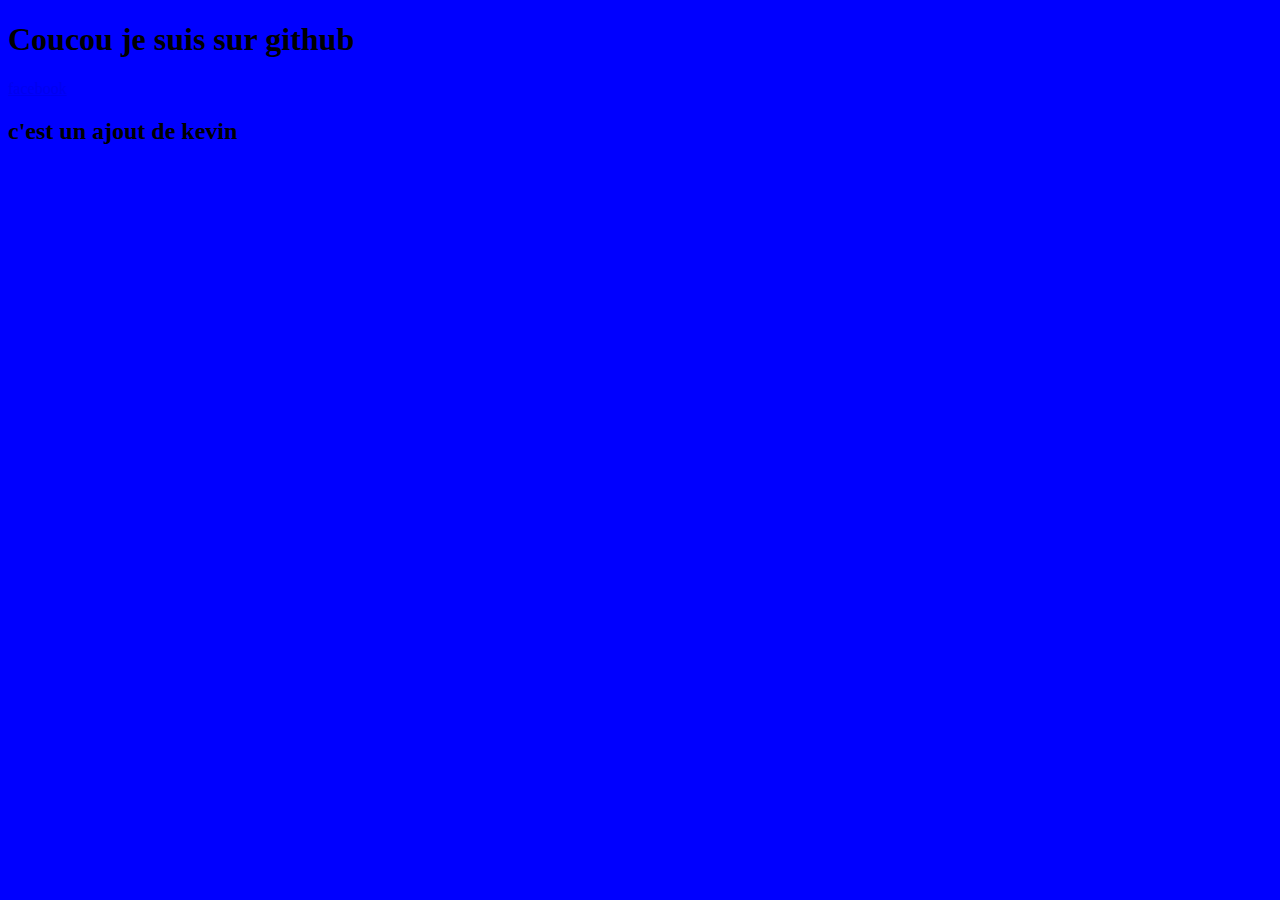
<file: index.html>
<!DOCTYPE html>
<html lang="en">
<head>
    <meta charset="UTF-8">
    <meta name="viewport" content="width=device-width, initial-scale=1.0">
    <link rel="stylesheet" href="style.css">
    <title>Document</title>
</head>
<body>
    <h1>Coucou je suis sur github</h1>
    <a href="#">facebook</a>
    <h2>c'est un ajout de kevin</h2>
</body>
</html>
</file>
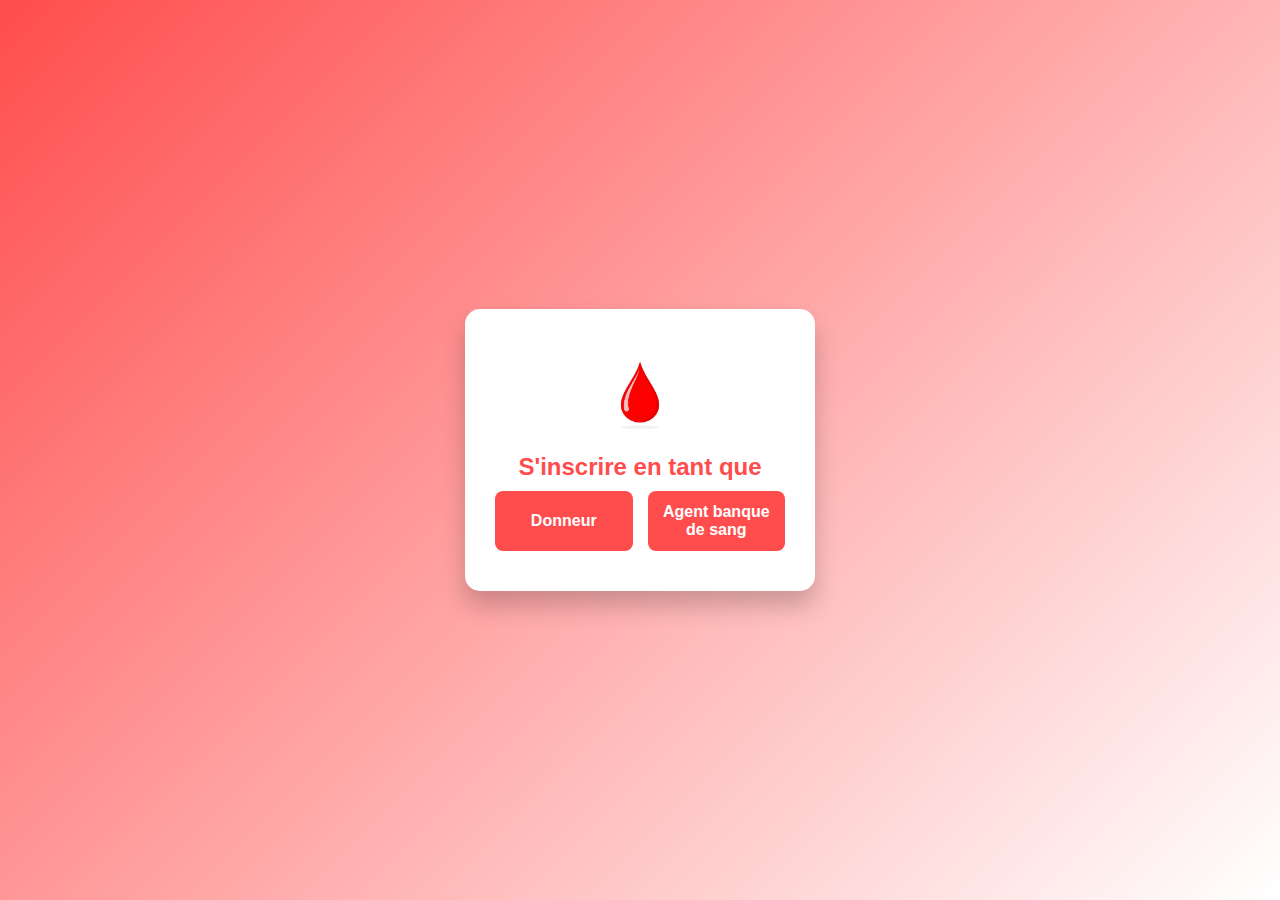
<file: Index.html>
<!DOCTYPE html>
<html lang="fr">
<head>
    <meta charset="UTF-8">
    <meta name="viewport" content="width=device-width, initial-scale=1.0">
    <title>Accueil</title>
    <link rel="stylesheet" href="assets/css/style.css">
</head>
<body>

<div class="login-wrapper">
    <img src="assets/images/logo.jpg" alt="Logo de la plateforme" class="logo">
    <form class="login-form">
        <h2>S'inscrire en tant que</h2>
        <div class="bouton">
        <button type="submit">Donneur</button>
        <button type="submit">Agent banque de sang</button>

        </div>
      
      
    </form>
</div>

</body>
</html>
</file>
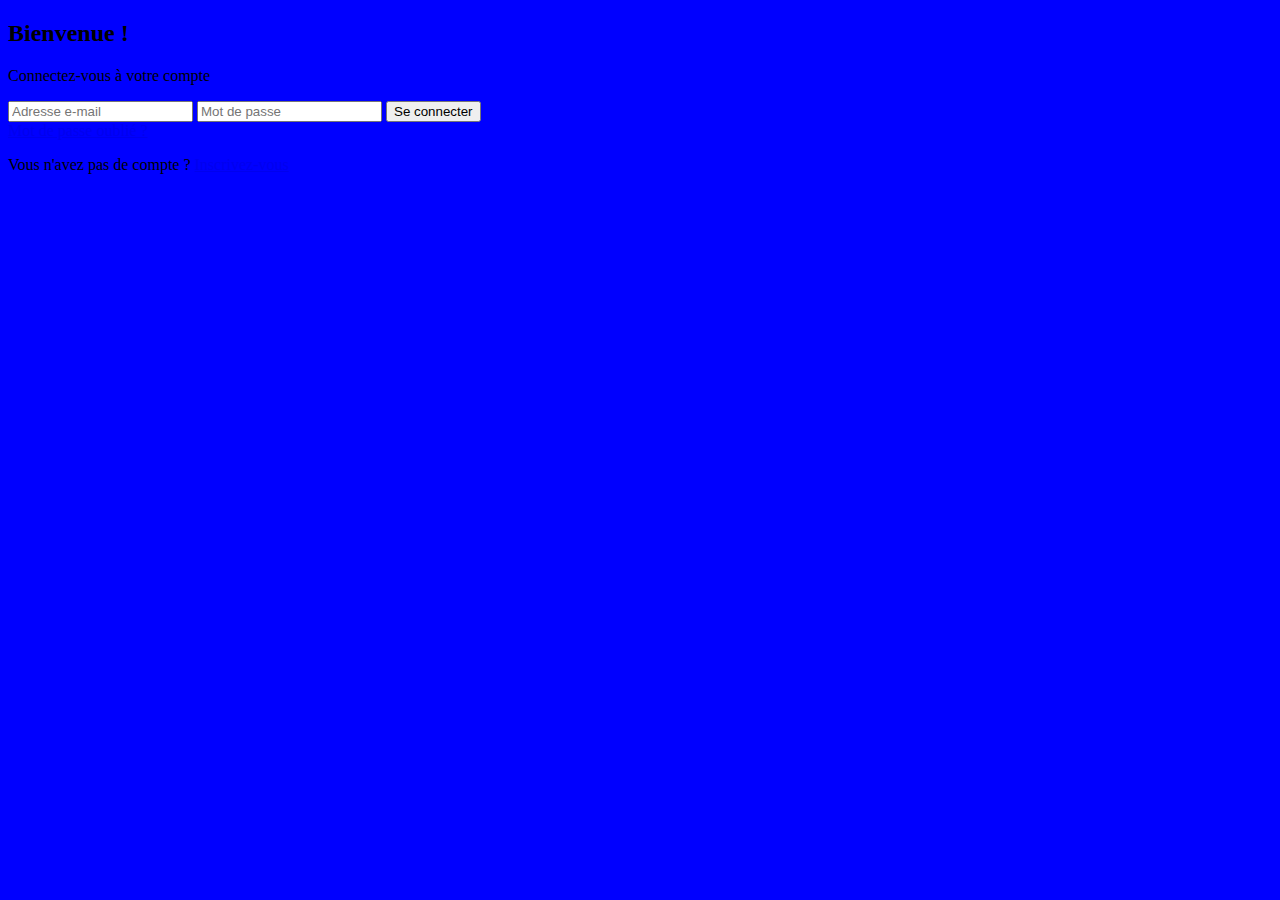
<file: views/login.html>
<!DOCTYPE html>
<html lang="fr">
<head>
    <meta charset="UTF-8">
    <meta name="viewport" content="width=device-width, initial-scale=1.0">
    <title>Connexion</title>
    <link rel="stylesheet" href="style.css">
</head>
<body>

<div class="login-wrapper">
    <form class="login-form">
        <h2>Bienvenue !</h2>
        <p>Connectez-vous à votre compte</p>
        <input type="email" placeholder="Adresse e-mail" required>
        <input type="password" placeholder="Mot de passe" required>
        <button type="submit">Se connecter</button>
        <div class="forgot">
            <a href="MotDepasse.html">Mot de passe oublié ?</a>
        </div>
        <div class="register">
            <p>Vous n'avez pas de compte ? <a href="Inscription.html">Inscrivez-vous</a></p>
        </div>
    </form>
</div>

</body>
</html>
</file>
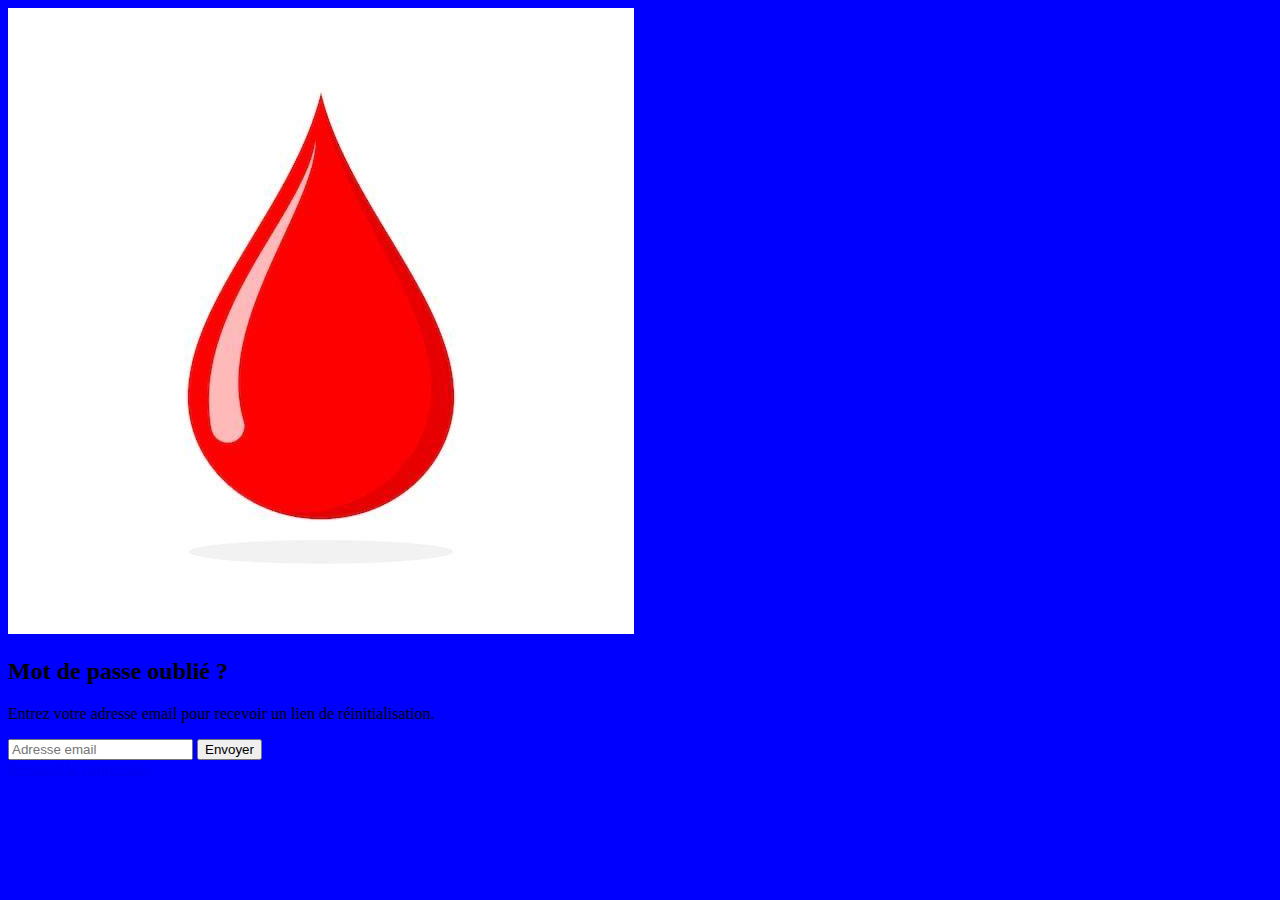
<file: views/MotDepasse.html>
<!DOCTYPE html>
<html lang="fr">
<head>
  <meta charset="UTF-8">
  <title>Mot de passe oublié</title>
  <link rel="stylesheet" href="style.css">
</head>
<body>
  <div class="container">
    <img src="logo.jpg" alt="Logo de la plateforme" class="logo">
    <h2>Mot de passe oublié ?</h2>
    <p>Entrez votre adresse email pour recevoir un lien de réinitialisation.</p>
    <form action="/reset-password" method="POST">
      <input type="email" name="email" placeholder="Adresse email" required>
      <button type="submit">Envoyer</button>
    </form>
    <div class="link">
      <a href="login.html">Retour à la connexion</a>
    </div>
  </div>
</body>
</html>
</file>
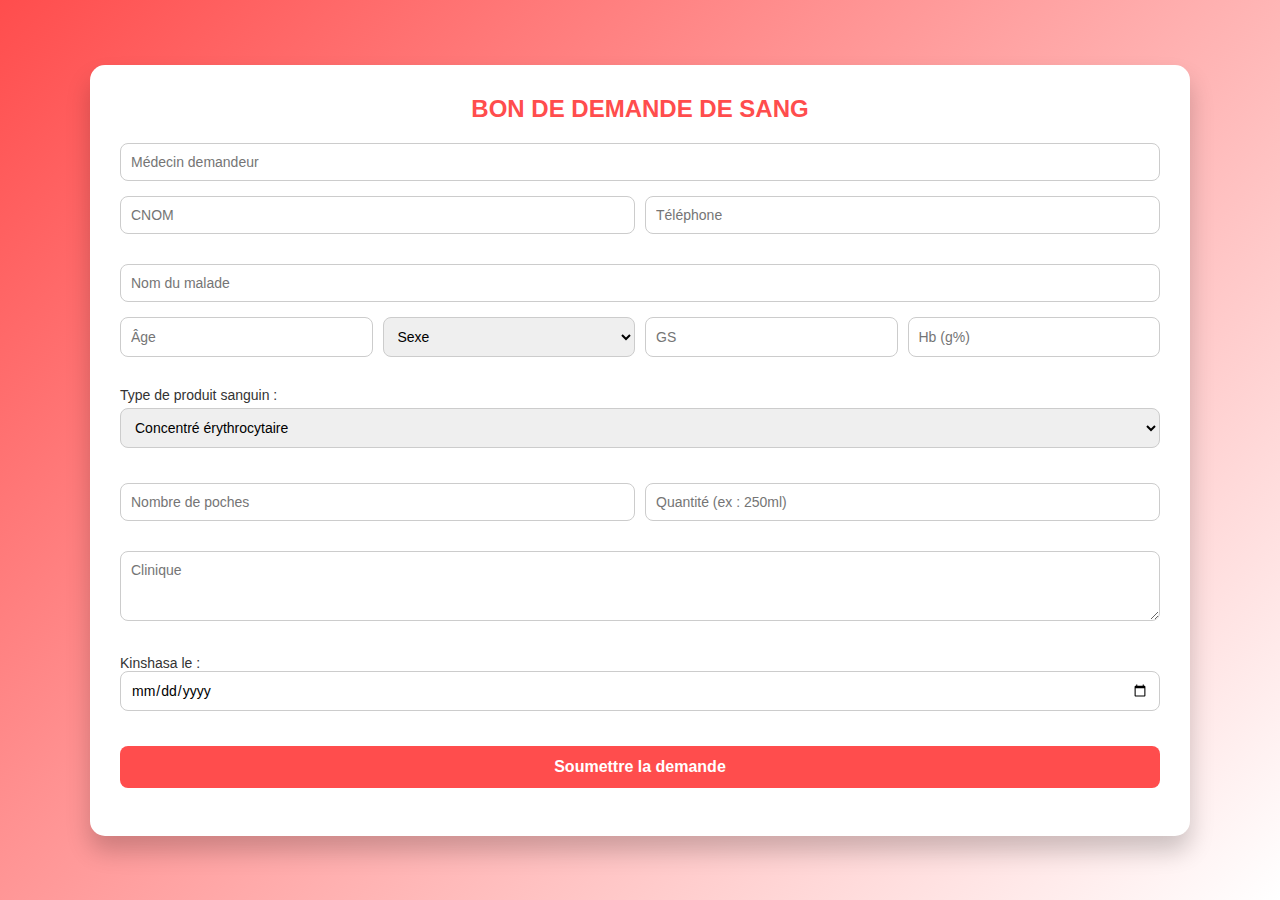
<file: assets/views/bon__de_sang.html>
<!DOCTYPE html>
<html lang="fr">
<head>
    <meta charset="UTF-8">
    <meta name="viewport" content="width=device-width, initial-scale=1.0">
    <title>Bon de demande de sang</title>
    <link rel="stylesheet" href="../css/style.css">
</head>
<body>
    <div class="banque-wrapper">
        <form class="banque-form">
          <h2>BON DE DEMANDE DE SANG</h2>
      
          <input type="text" placeholder="Médecin demandeur">
          <div class="row">
            <input type="text" placeholder="CNOM">
            <input type="text" placeholder="Téléphone">
          </div>
          <input type="text" placeholder="Nom du malade">
          <div class="row">
            <input type="number" id="age" placeholder="Âge" min="0">

  <select name="sexe" class="row">
    <option value="" disabled selected>Sexe</option>
    <option value="H">H</option>
    <option value="F">F</option>
  </select>

            <input type="text" placeholder="GS">
            <input type="text" placeholder="Hb (g%)">
          </div>
      
          <div class="checkbox-group">
            <label for="type_sang">Type de produit sanguin :</label>
            <select id="type_sang" name="type_sang">
              <option value="erythrocytaire">Concentré érythrocytaire</option>
              <option value="sang_total">Sang total</option>
              <option value="plasma">Plasma frais</option>
              <option value="plaquette">Plaquette</option>
            </select>
          </div>
     
          <div class="row">
            <input type="number" id="nombre"  placeholder="Nombre de poches" min="1">
            <input type="text" placeholder="Quantité (ex : 250ml)">
          </div>
      
          <textarea rows="3" placeholder="Clinique"></textarea>
      
          <div class="signature-section">
            <label>Kinshasa le : <input type="date"></label><br>
           
          </div>
      
          <button type="submit">Soumettre la demande</button>
          
        </form>
      </div>
      <script>
        document.getElementById("age").addEventListener("input", function () {
          if (this.value < 0) {
            this.value = "";
            alert("L'âge ne peut pas être un nombre négatif !");
          }
        });
      </script>
        <script>
            document.getElementById("nombre").addEventListener("input", function () {
              if (this.value < 1) {
                this.value = "";
                alert("Le nombre de poche ne peut pas etre inferieur à 1");
              }
            });
          </script>
      


</body>
</html>
</file>
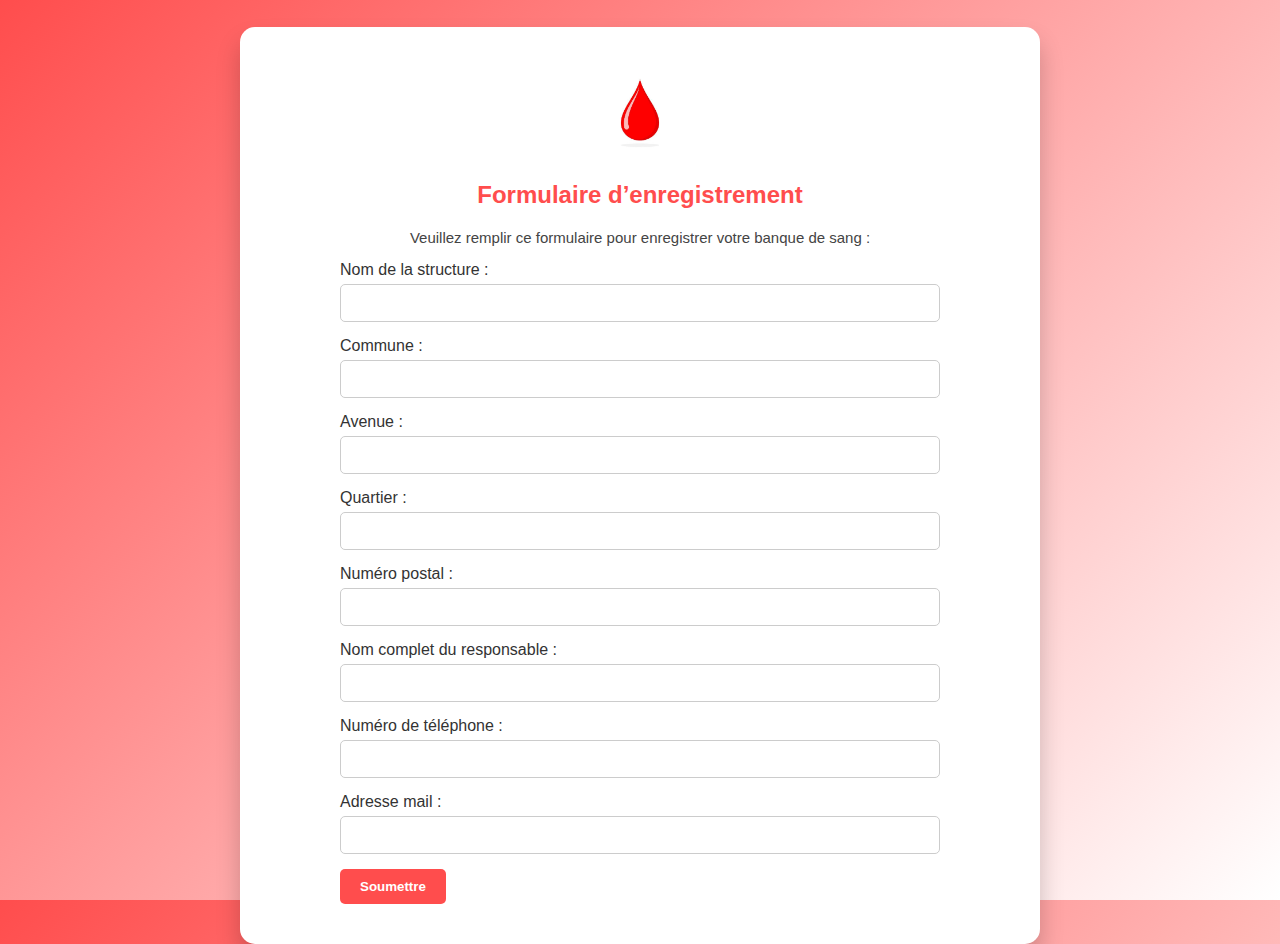
<file: assets/views/FormulaireBanque.html>
<!DOCTYPE html>
<html lang="fr">
<head>
  <meta charset="UTF-8">
  <title>Enregistrement – Banque de sang</title>
  <meta name="viewport" content="width=device-width, initial-scale=1.0">
  <link rel="stylesheet" href="../css/style.css">
  <style>
    .partenariat-wrapper {
      background: #fff;
      padding: 40px 30px;
      border-radius: 15px;
      box-shadow: 0 15px 25px rgba(0, 0, 0, 0.2);
      max-width: 800px;
      width: 95%;
      margin: 100px auto 30px;
      animation: fadeIn 1s ease forwards;
      text-align: center;
    }

    .partenariat-wrapper h2 {
      color: #ff4d4d;
      margin-bottom: 20px;
    }

    .partenariat-wrapper p {
      font-size: 15px;
      color: #444;
      margin-bottom: 15px;
    }

    form {
      text-align: left;
      max-width: 600px;
      margin: 0 auto;
    }

    label {
      font-weight: 500;
      display: block;
      margin-bottom: 5px;
      color: #333;
    }

    input {
      width: 100%;
      padding: 10px;
      border: 1px solid #ccc;
      border-radius: 5px;
      margin-bottom: 15px;
      font-size: 14px;
    }

    button[type="submit"] {
      background-color: #ff4d4d;
      color: white;
      padding: 10px 20px;
      border: none;
      border-radius: 5px;
      cursor: pointer;
      font-weight: bold;
    }

    button[type="submit"]:hover {
      background-color: #e60000;
    }

    .logo {
      max-width: 120px;
      margin-bottom: 20px;
    }

    @media screen and (max-width: 600px) {
      .partenariat-wrapper {
        padding: 30px 20px;
      }
    }
  </style>
</head>
<body>

  <div class="partenariat-wrapper">
    <div style="text-align: center;">
      <img src="../images/logo.jpg" alt="Logo Plateforme" class="logo">
    </div>
    <h2>Formulaire d’enregistrement</h2>
    <p>Veuillez remplir ce formulaire pour enregistrer votre banque de sang :</p>

    <form>
      <label>Nom de la structure :</label>
      <input type="text" name="structure" required>

      <label>Commune :</label>
      <input type="text" name="commune" required>

      <label>Avenue :</label>
      <input type="text" name="avenue" required>

      <label>Quartier :</label>
      <input type="text" name="quartier" required>

      <label>Numéro postal :</label>
      <input type="text" name="postal" required>

      <label>Nom complet du responsable :</label>
      <input type="text" name="responsable" required>

      <label>Numéro de téléphone :</label>
      <input type="tel" name="telephone" required>

      <label>Adresse mail :</label>
      <input type="email" name="email" required>

      <button type="submit">Soumettre</button>
    </form>
  </div>

</body>
</html>
</file>
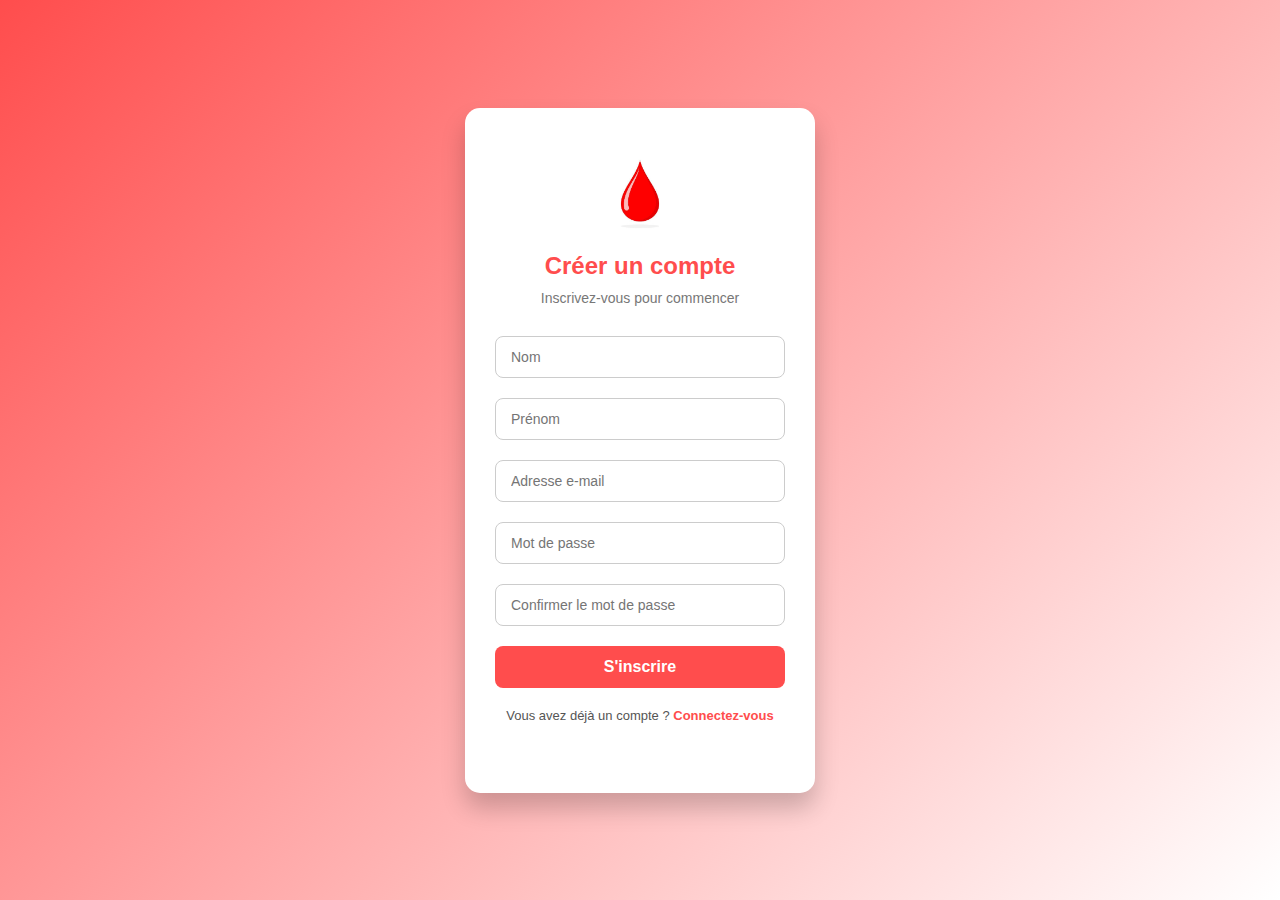
<file: assets/views/Inscription.html>
<!DOCTYPE html>
<html lang="fr">
<head>
    <meta charset="UTF-8">
    <meta name="viewport" content="width=device-width, initial-scale=1.0">
    <title>Inscription</title>
    <link rel="stylesheet" href="../css/style.css">
</head>
<body>

<div class="login-wrapper">
    <img src="../images/logo.jpg" alt="Logo de la plateforme" class="logo">
    <form class="login-form">
        <h2>Créer un compte</h2>
        <p>Inscrivez-vous pour commencer</p>
        <input type="text" placeholder="Nom" required>
        <input type="text" placeholder="Prénom" required>
        <input type="email" placeholder="Adresse e-mail" required>
        <input type="password" placeholder="Mot de passe" required>
        <input type="password" placeholder="Confirmer le mot de passe" required>
        <button type="submit">S'inscrire</button>
        <div class="register">
            <p>Vous avez déjà un compte ? <a href="login.html">Connectez-vous</a></p>
        </div>
    </form>
</div>

</body>
</html>
</file>
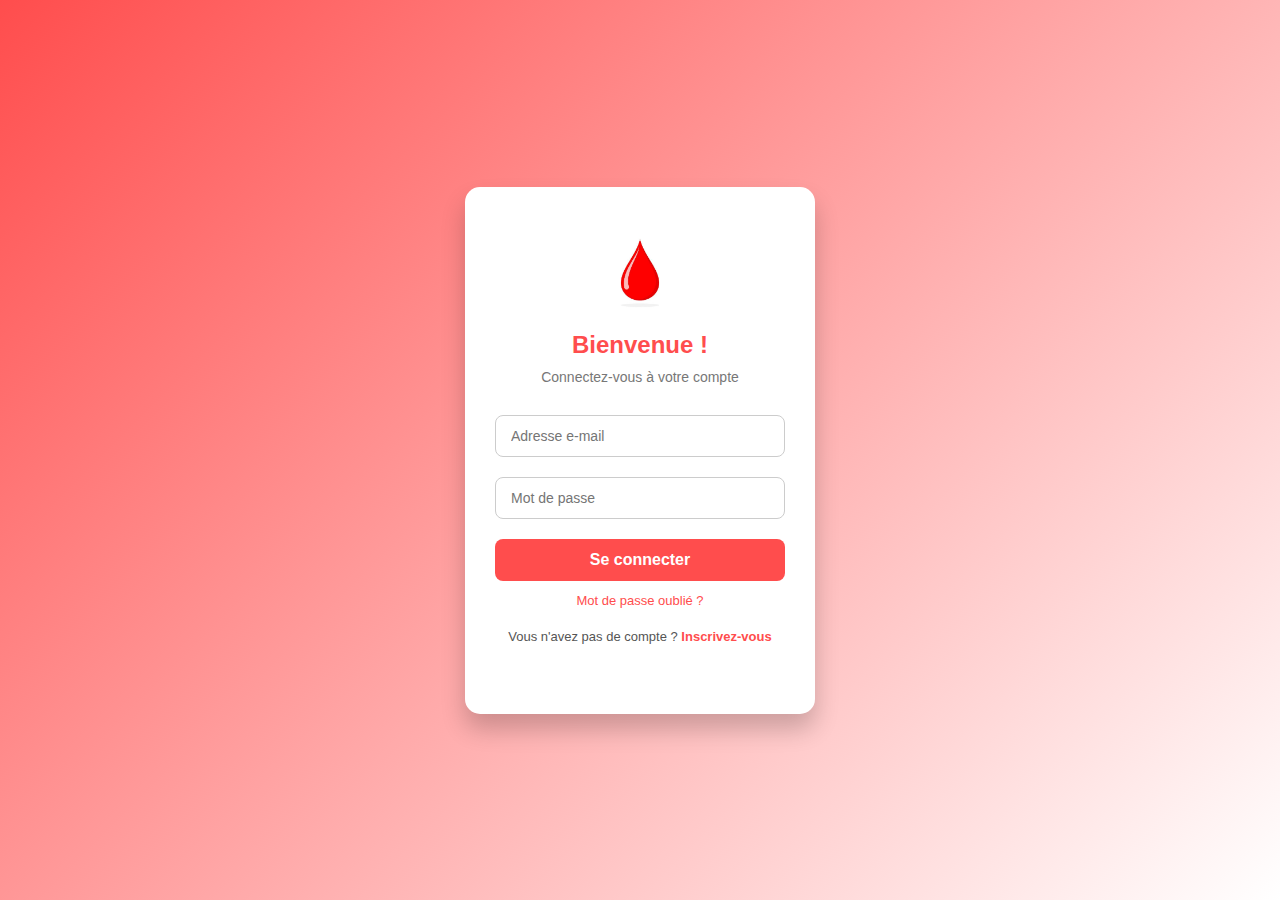
<file: assets/views/login.html>
<!DOCTYPE html>
<html lang="fr">
<head>
    <meta charset="UTF-8">
    <meta name="viewport" content="width=device-width, initial-scale=1.0">
    <title>Connexion</title>
    <link rel="stylesheet" href="../css/style.css">
</head>
<body>

<div class="login-wrapper">
    <img src="../images/logo.jpg" alt="Logo de la plateforme" class="logo">
    <form class="login-form">
        <h2>Bienvenue !</h2>
        <p>Connectez-vous à votre compte</p>
        <input type="email" placeholder="Adresse e-mail" required>
        <input type="password" placeholder="Mot de passe" required>
        <button type="submit">Se connecter</button>
        <div class="forgot">
            <a href="MotDepasse.html">Mot de passe oublié ?</a>
        </div>
        <div class="register">
            <p>Vous n'avez pas de compte ? <a href="Inscription.html">Inscrivez-vous</a></p>
        </div>
    </form>
</div>

</body>
</html>
</file>
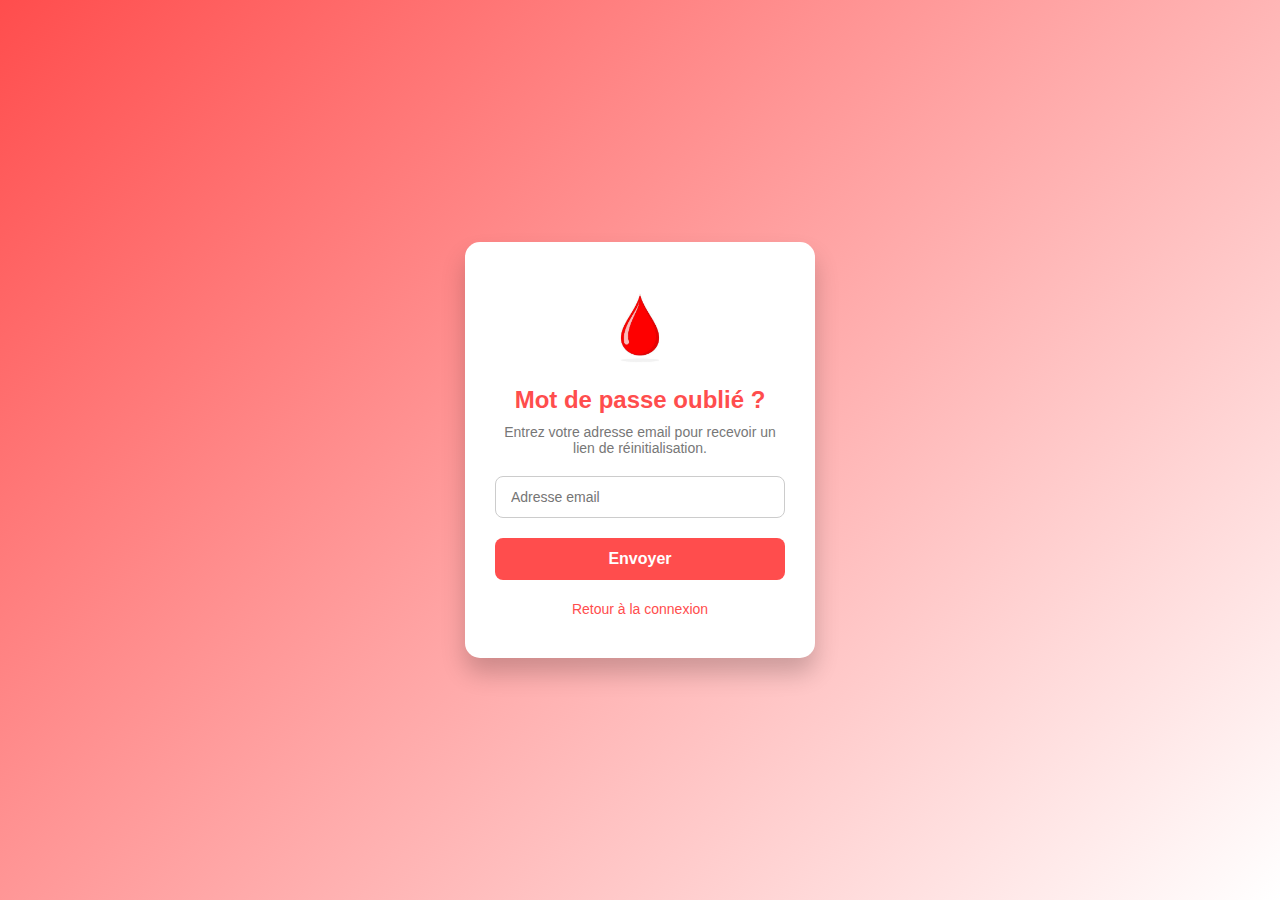
<file: assets/views/MotDepasse.html>
<!DOCTYPE html>
<html lang="fr">
<head>
  <meta charset="UTF-8">
  <title>Mot de passe oublié</title>
  <link rel="stylesheet" href="../css/style.css">
</head>
<body>
  <div class="container">
    <img src="../images/logo.jpg" alt="Logo de la plateforme" class="logo">
    <h2>Mot de passe oublié ?</h2>
    <p>Entrez votre adresse email pour recevoir un lien de réinitialisation.</p>
    <form action="/reset-password" method="POST">
      <input type="email" name="email" placeholder="Adresse email" required>
      <button type="submit">Envoyer</button>
    </form>
    <div class="link">
      <a href="login.html">Retour à la connexion</a>
    </div>
  </div>
</body>
</html>
</file>
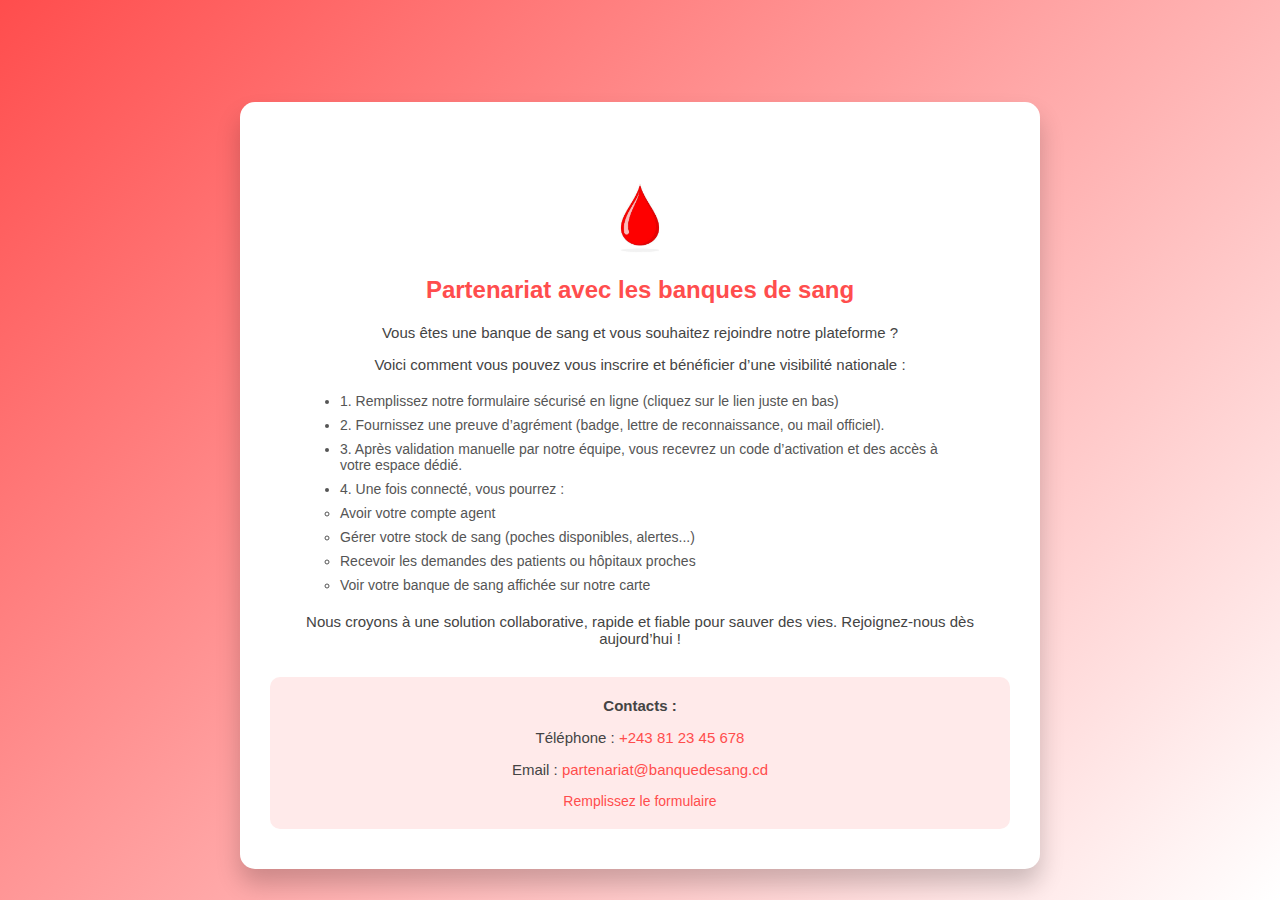
<file: assets/views/partenariat.html>
<!DOCTYPE html>
<html lang="fr">
<head>
  <meta charset="UTF-8">
  <title>Partenariat – Banque de sang</title>
  <meta name="viewport" content="width=device-width, initial-scale=1.0">
  <link rel="stylesheet" href="../css/style.css">
  <style>
    .partenariat-wrapper {
      background: #fff;
      padding: 40px 30px;
      border-radius: 15px;
      box-shadow: 0 15px 25px rgba(0, 0, 0, 0.2);
      max-width: 800px;
      width: 95%;
      margin: 100px auto 30px;
      animation: fadeIn 1s ease forwards;
      text-align: center;
    }

    .partenariat-wrapper h2 {
      color: #ff4d4d;
      margin-bottom: 20px;
    }

    .partenariat-wrapper p {
      font-size: 15px;
      color: #444;
      margin-bottom: 15px;
    }

    .partenariat-wrapper ul {
      text-align: left;
      margin: 20px auto;
      max-width: 600px;
      font-size: 14px;
      color: #555;
    }

    .partenariat-wrapper ul li {
      margin-bottom: 8px;
    }

    .contact-box {
      margin-top: 30px;
      background: #ffeaea;
      padding: 20px;
      border-radius: 10px;
      font-size: 14px;
      color: #333;
    }

    .contact-box a {
      color: #ff4d4d;
      text-decoration: none;
    }

    .contact-box a:hover {
      text-decoration: underline;
      color: #e60000;
    }

    @media screen and (max-width: 600px) {
      .partenariat-wrapper {
        padding: 30px 20px;
      }

      .partenariat-wrapper ul {
        padding-left: 15px;
      }
    }
  </style>
</head>
<body>

  <!-- Logo -->
  

  <div class="partenariat-wrapper">
    <div style="text-align: center; margin-top: 30px;">
        <img src="../images/logo.jpg" alt="Logo Plateforme" class="logo">
      </div>
    <h2>Partenariat avec les banques de sang</h2>
    <p>Vous êtes une banque de sang et vous souhaitez rejoindre notre plateforme ?</p>
    <p>Voici comment vous pouvez vous inscrire et bénéficier d’une visibilité nationale :</p>

    <ul>
      <li>1. Remplissez notre formulaire sécurisé en ligne (cliquez sur le lien juste en bas)</li>
      <li>2. Fournissez une preuve d’agrément (badge, lettre de reconnaissance, ou mail officiel).</li>
      <li>3. Après validation manuelle par notre équipe, vous recevrez un code d’activation et des accès à votre espace dédié.</li>
      <li>4. Une fois connecté, vous pourrez :
        <ul style="margin-top: 8px;">
          <li>Avoir votre compte agent</li>
          <li>Gérer votre stock de sang (poches disponibles, alertes...)</li>
          <li>Recevoir les demandes des patients ou hôpitaux proches</li>
          <li>Voir votre banque de sang affichée sur notre carte</li>
        </ul>
      </li>
    </ul>

    <p>Nous croyons à une solution collaborative, rapide et fiable pour sauver des vies. Rejoignez-nous dès aujourd’hui !</p>

    <div class="contact-box">
      <p><strong>Contacts :</strong></p>
      <p>Téléphone : <a href="tel:‪+243812345678‬">‪+243 81 23 45 678‬</a></p>
      <p>Email : <a href="mailto:partenariat@banquedesang.cd">partenariat@banquedesang.cd</a></p>
      <a href="FormulaireBanque.html">Remplissez le formulaire</a>
    </div>
    
  </div>

 


</body>
</html>
</file>
<file: style.css>
body{
    background-color: blue;
}
</file>
<file: assets/css/style.css>
/* Style général */
* {
    margin: 0;
    padding: 0;
    box-sizing: border-box;
    font-family: 'Poppins', sans-serif;
}

body {
    height: 100vh;
    background: linear-gradient(135deg, #ff4d4d, #ffffff);
    display: flex;
    align-items: center;
    justify-content: center;
}

/* Conteneur principal */
.login-wrapper {
    background: #ffffff;
    padding: 40px 30px;
    border-radius: 15px;
    box-shadow: 0 15px 25px rgba(0, 0, 0, 0.2);
    width: 350px;
    text-align: center;
    animation: fadeIn 1s ease forwards;
}

/* Animation d'apparition */
@keyframes fadeIn {
    from {opacity: 0; transform: translateY(-20px);}
    to {opacity: 1; transform: translateY(0);}
}

/* Formulaire */
.login-form h2 {
    margin-bottom: 10px;
    color: #ff4d4d;
}

.login-form p {
    color: #777;
    margin-bottom: 30px;
    font-size: 14px;
}

.login-form input {
    width: 100%;
    padding: 12px 15px;
    margin-bottom: 20px;
    border: 1px solid #ccc;
    border-radius: 8px;
    font-size: 14px;
    transition: all 0.3s;
}

.login-form input:focus {
    border-color: #ff4d4d;
    outline: none;
}

.login-form button {
    width: 100%;
    padding: 12px;
    background: #ff4d4d;
    border: none;
    border-radius: 8px;
    color: white;
    font-weight: bold;
    font-size: 16px;
    cursor: pointer;
    transition: background 0.3s;
    margin: 1Opx;
}

.login-form button:hover {
    background: #e60000;
}

/* Lien mot de passe oublié */
.forgot {
    margin-top: 10px;
}

.forgot a {
    font-size: 13px;
    color: #ff4d4d;
    text-decoration: none;
    transition: color 0.3s;
}

.forgot a:hover {
    color: #e60000;
}

/* Lien inscription */
.register {
    margin-top: 20px;
}

.register p {
    font-size: 13px;
    color: #555;
}

.register a {
    color: #ff4d4d;
    text-decoration: none;
    font-weight: bold;
    transition: color 0.3s;
}

.register a:hover {
    color: #e60000;
}
/* Spécifique à la page "mot de passe oublié" */

.container {
    background: #ffffff;
    padding: 40px 30px;
    border-radius: 15px;
    box-shadow: 0 15px 25px rgba(0, 0, 0, 0.2);
    width: 350px;
    text-align: center;
    animation: fadeIn 0.8s ease forwards;
}

.container h2 {
    color: #ff4d4d;
    margin-bottom: 10px;
}

.container p {
    font-size: 14px;
    color: #777;
    margin-bottom: 20px;
}

.container input[type="email"] {
    width: 100%;
    padding: 12px 15px;
    margin-bottom: 20px;
    border: 1px solid #ccc;
    border-radius: 8px;
    font-size: 14px;
    transition: 0.3s;
}

.container input[type="email"]:focus {
    border-color: #ff4d4d;
    outline: none;
}

.container button {
    background-color: #ff4d4d;
    color: #fff;
    border: none;
    padding: 12px 20px;
    border-radius: 8px;
    font-size: 16px;
    width: 100%;
    font-weight: bold;
    cursor: pointer;
    transition: background-color 0.3s;
}

.container button:hover {
    background-color: #e60000;
}

.container .link {
    margin-top: 20px;
}

.container .link a {
    color: #ff4d4d;
    font-size: 14px;
    text-decoration: none;
    transition: color 0.3s;
}

.container .link a:hover {
    text-decoration: underline;
    color: #e60000;
}
.logo {
    width: 90px; /* taille modifiable */
    margin: 0 auto 10px auto;
    display: block;
}
.bouton {
    display: flex;
    justify-content: center;
    gap: 15px; /* espace automatique entre les boutons */
  }
  /* Formulaire banque de sang horizontal */
.banque-wrapper {
    background: #ffffff;
    padding: 30px;
    border-radius: 15px;
    box-shadow: 0 15px 25px rgba(0, 0, 0, 0.2);
    width: 90%;
    max-width: 1100px;
    display: flex;
    flex-direction: row;
    gap: 40px;
    justify-content: center;
    margin: auto;
    flex-wrap: wrap;
}

.banque-form {
    flex: 1 1 45%;
}

.banque-form h2 {
    text-align: center;
    color: #ff4d4d;
    margin-bottom: 20px;
}

.banque-form input,
.banque-form select,
.banque-form textarea {
    width: 100%;
    padding: 10px;
    margin-bottom: 15px;
    border: 1px solid #ccc;
    border-radius: 8px;
    font-size: 14px;
    box-sizing: border-box;
}

.banque-form label {
    display: block;
    font-size: 14px;
    margin-bottom: 5px;
    color: #333;
}

.banque-form .checkbox-group {
    display: flex;
    flex-direction: column;
    margin-bottom: 20px;
}

.banque-form .row {
    display: flex;
    gap: 10px;
    margin-bottom: 15px;
}

.banque-form .row input select {
    flex: 1;
}

.banque-form button {
    background-color: #ff4d4d;
    color: white;
    font-weight: bold;
    border: none;
    padding: 12px;
    width: 100%;
    border-radius: 8px;
    font-size: 16px;
    cursor: pointer;
    transition: background 0.3s;
}

.banque-form button:hover {
    background-color: #e60000;
}

.signature-section {
    font-size: 13px;
    margin-top: 15px;
}

.banque-form .radio-group label {
    display: flex;
    align-items: center;
    margin-bottom: 8px;
    font-size: 14px;
    color: #333;
}

.banque-form .radio-group input[type="radio"] {
    margin-right: 10px;
    transform: scale(1.1); /* pour les rendre un peu plus visibles */
}
</file>
<file: views/style.css>
body{
    background-color: blue;
}
</file>
